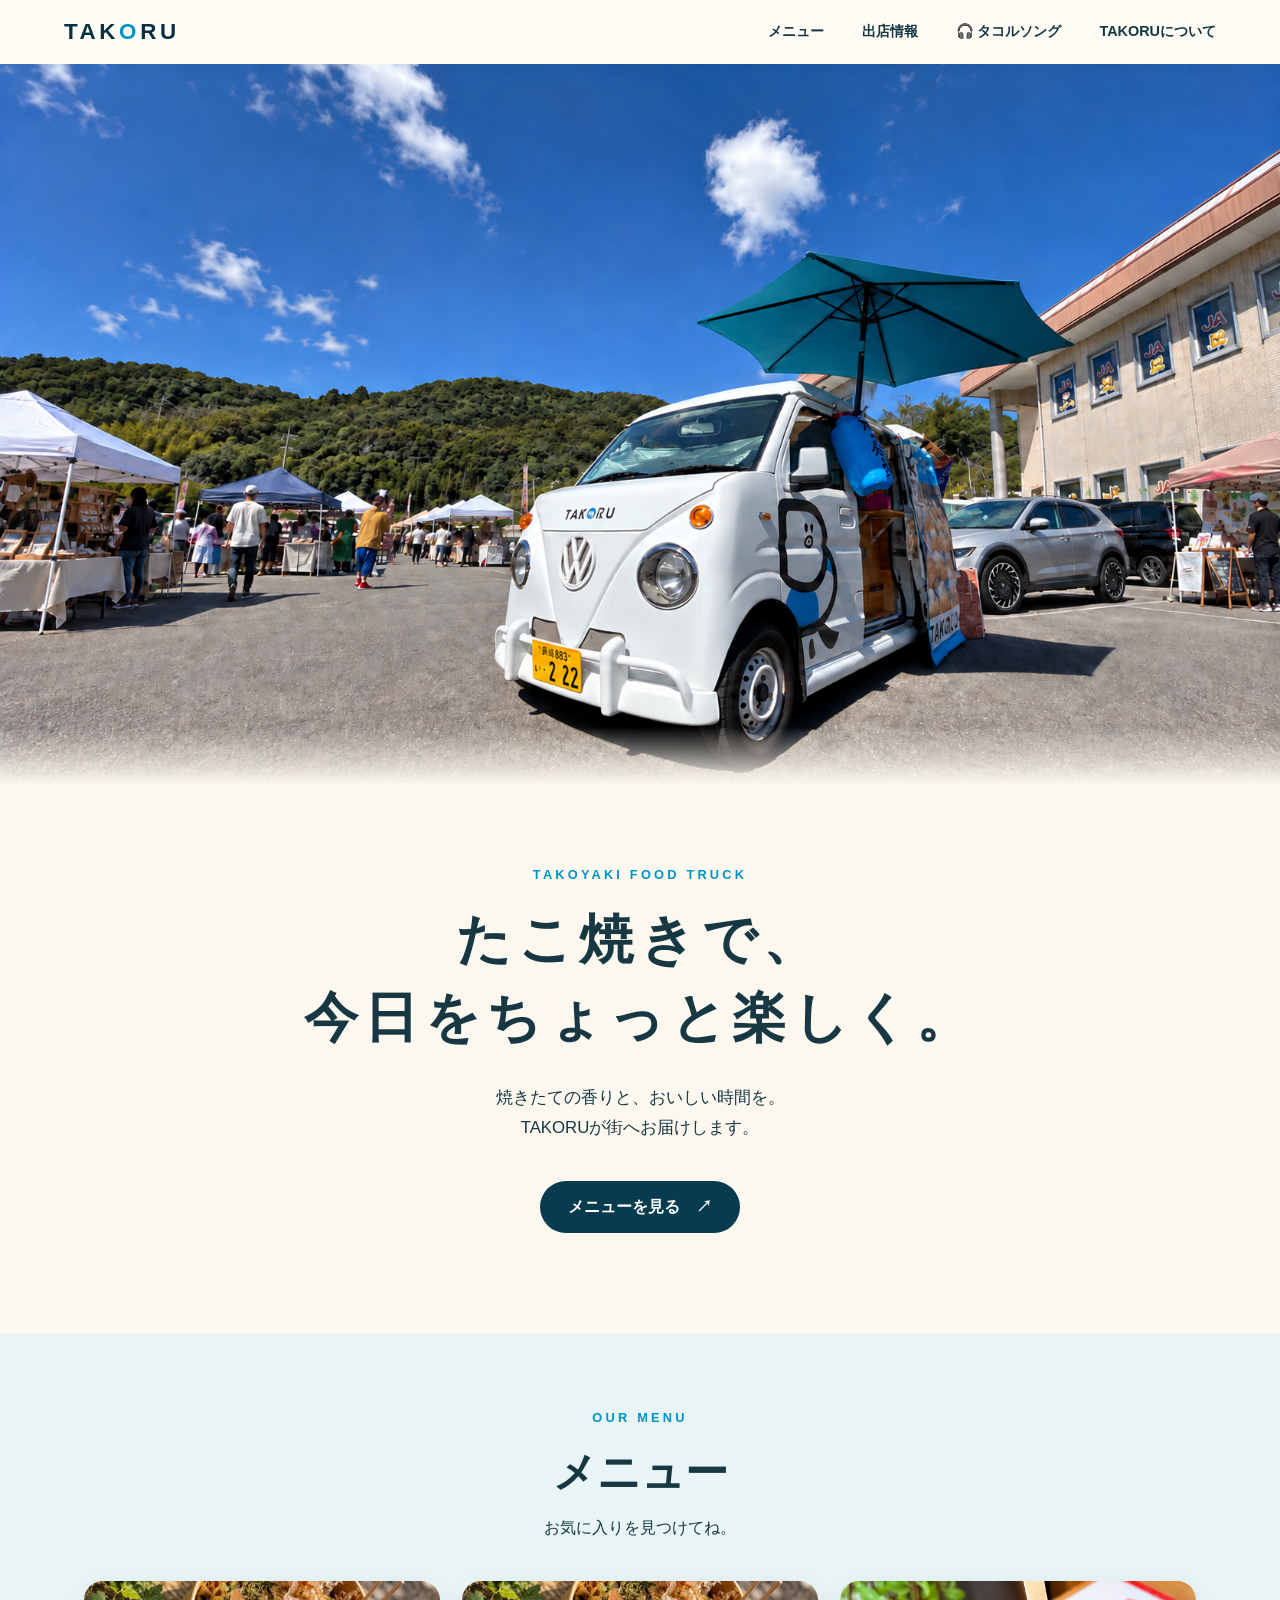
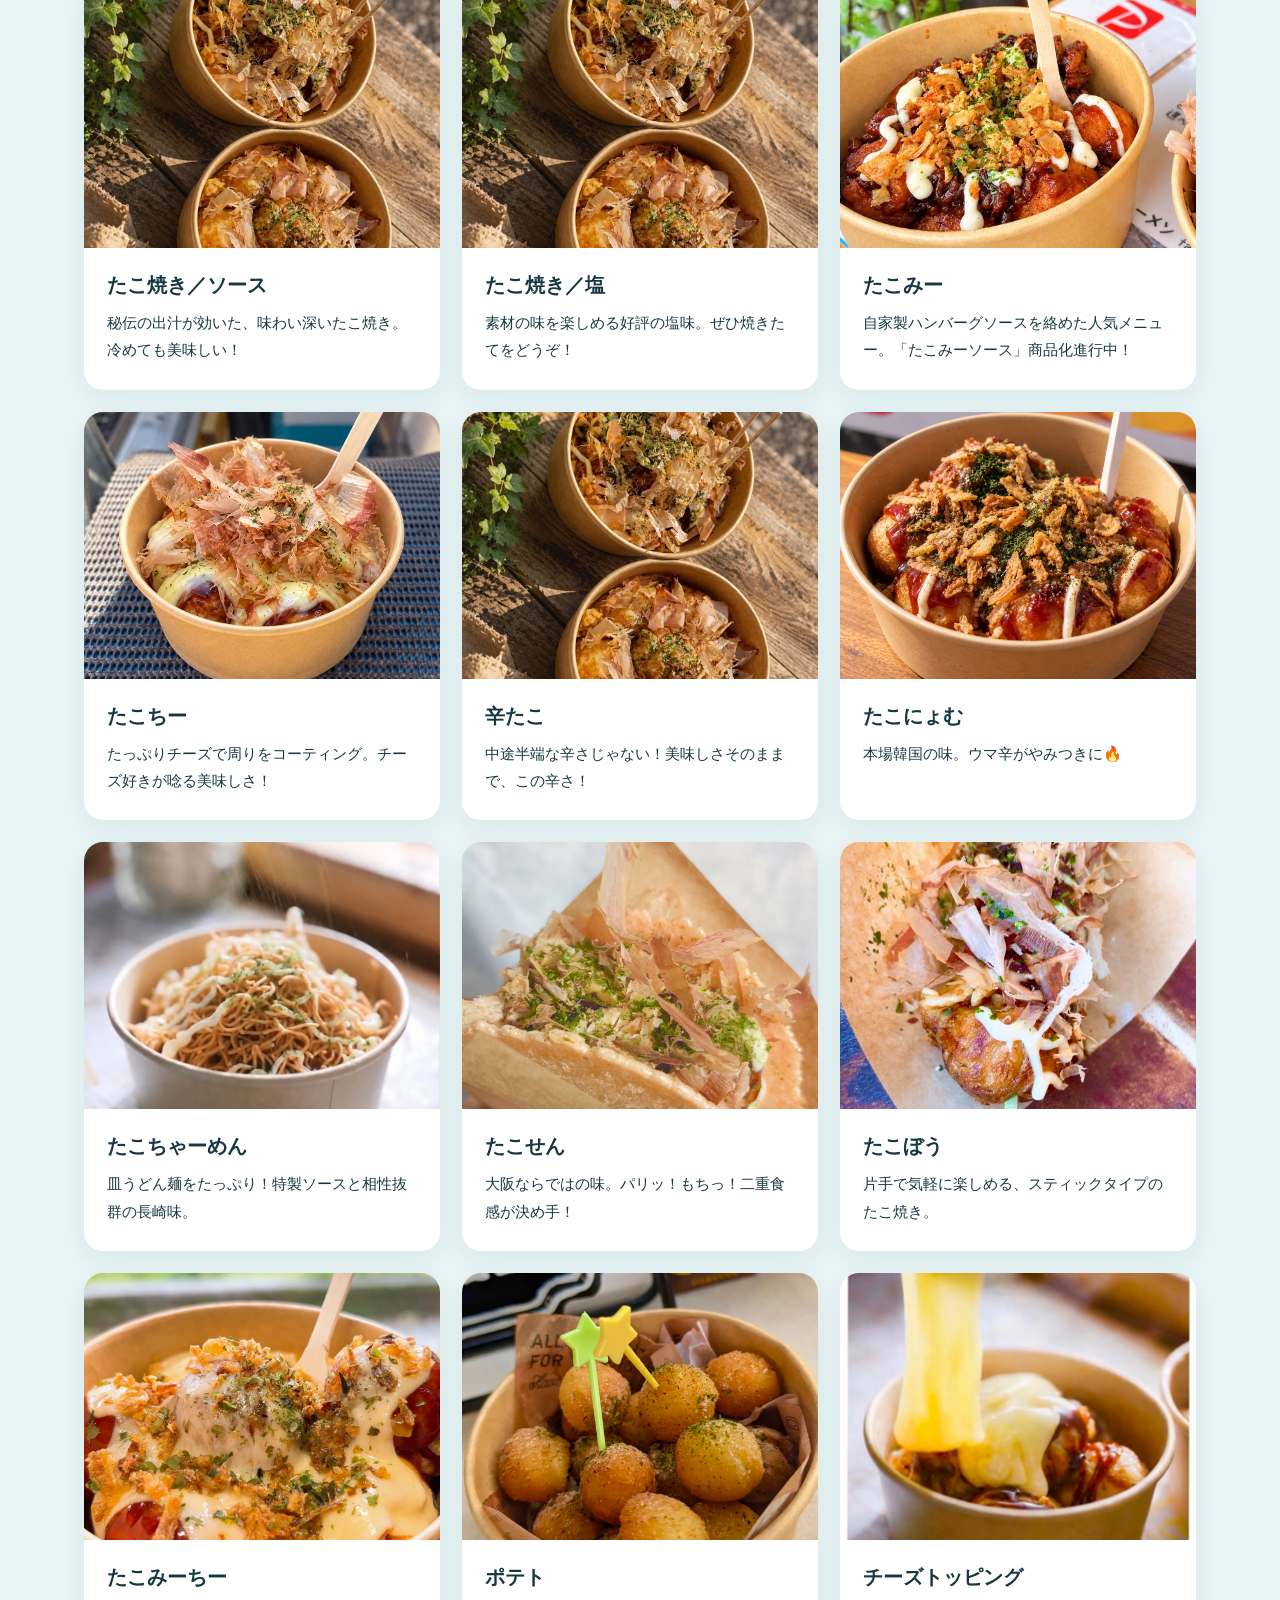
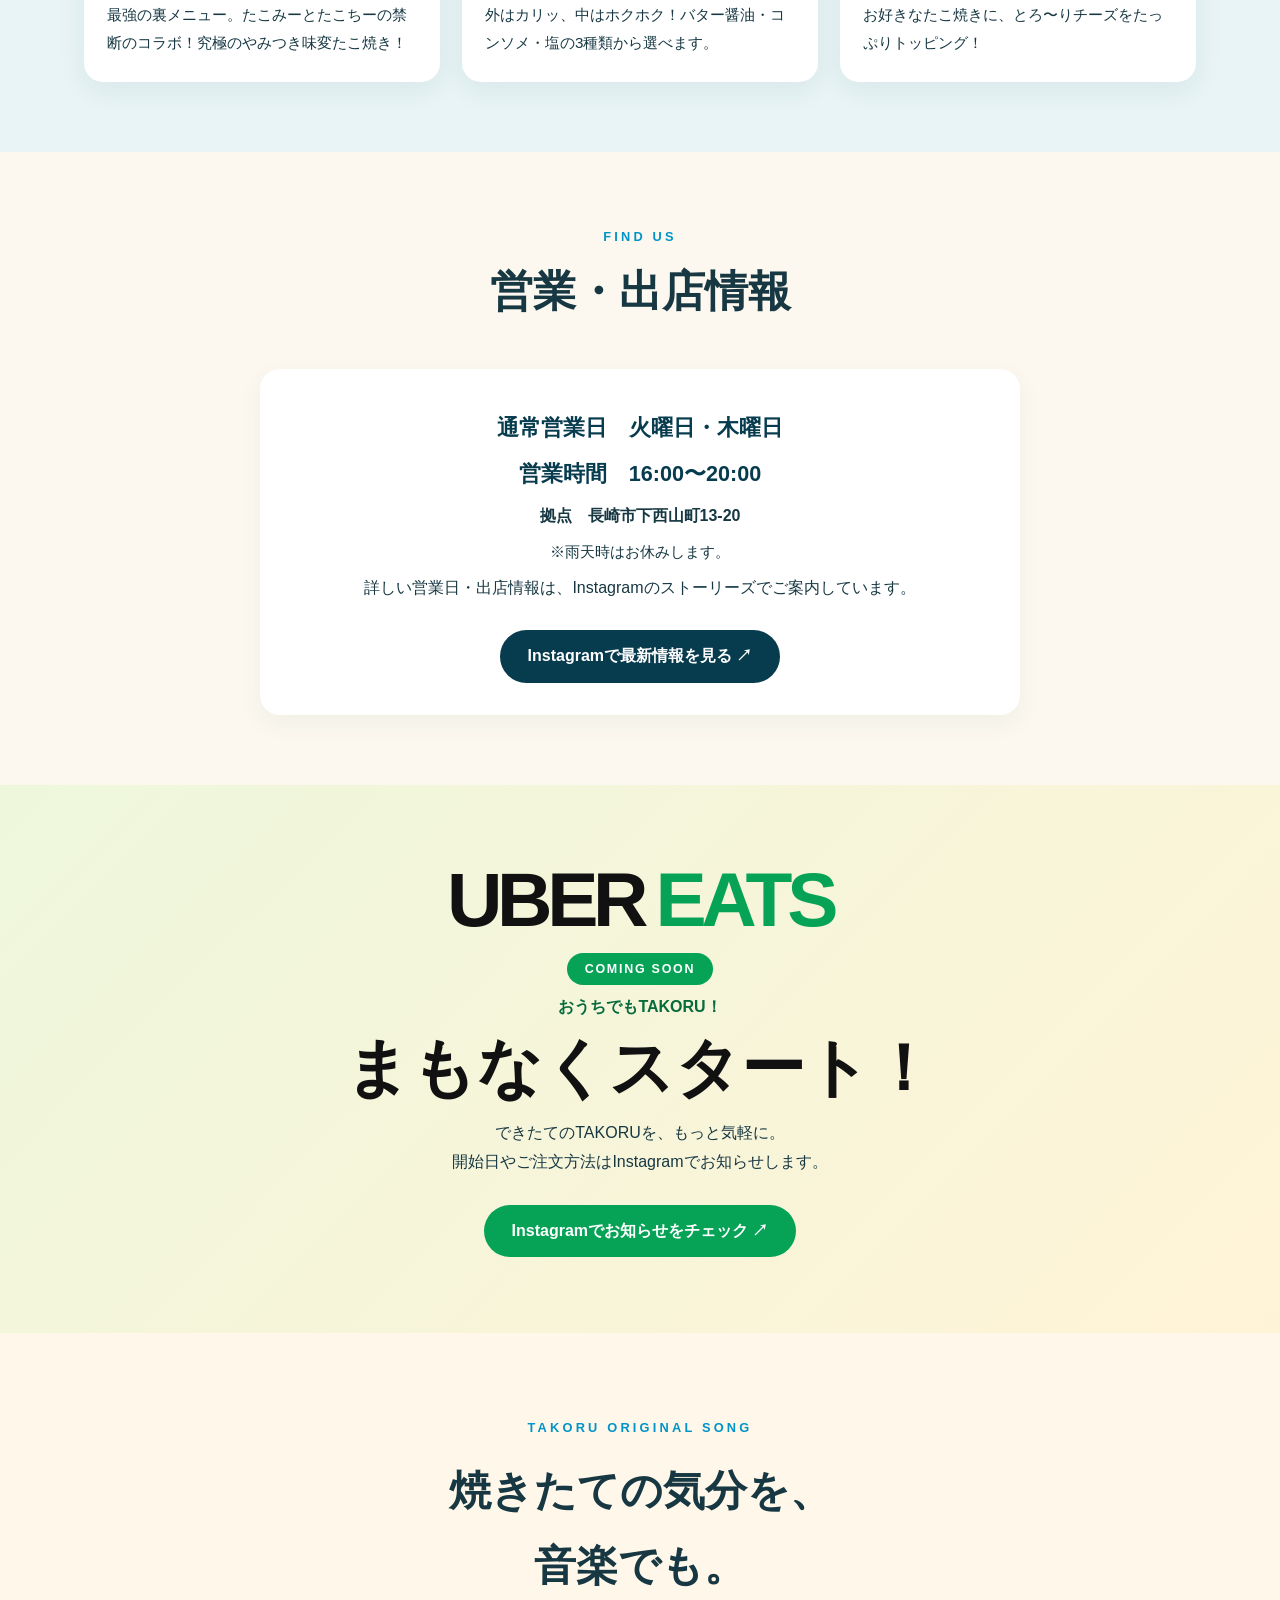
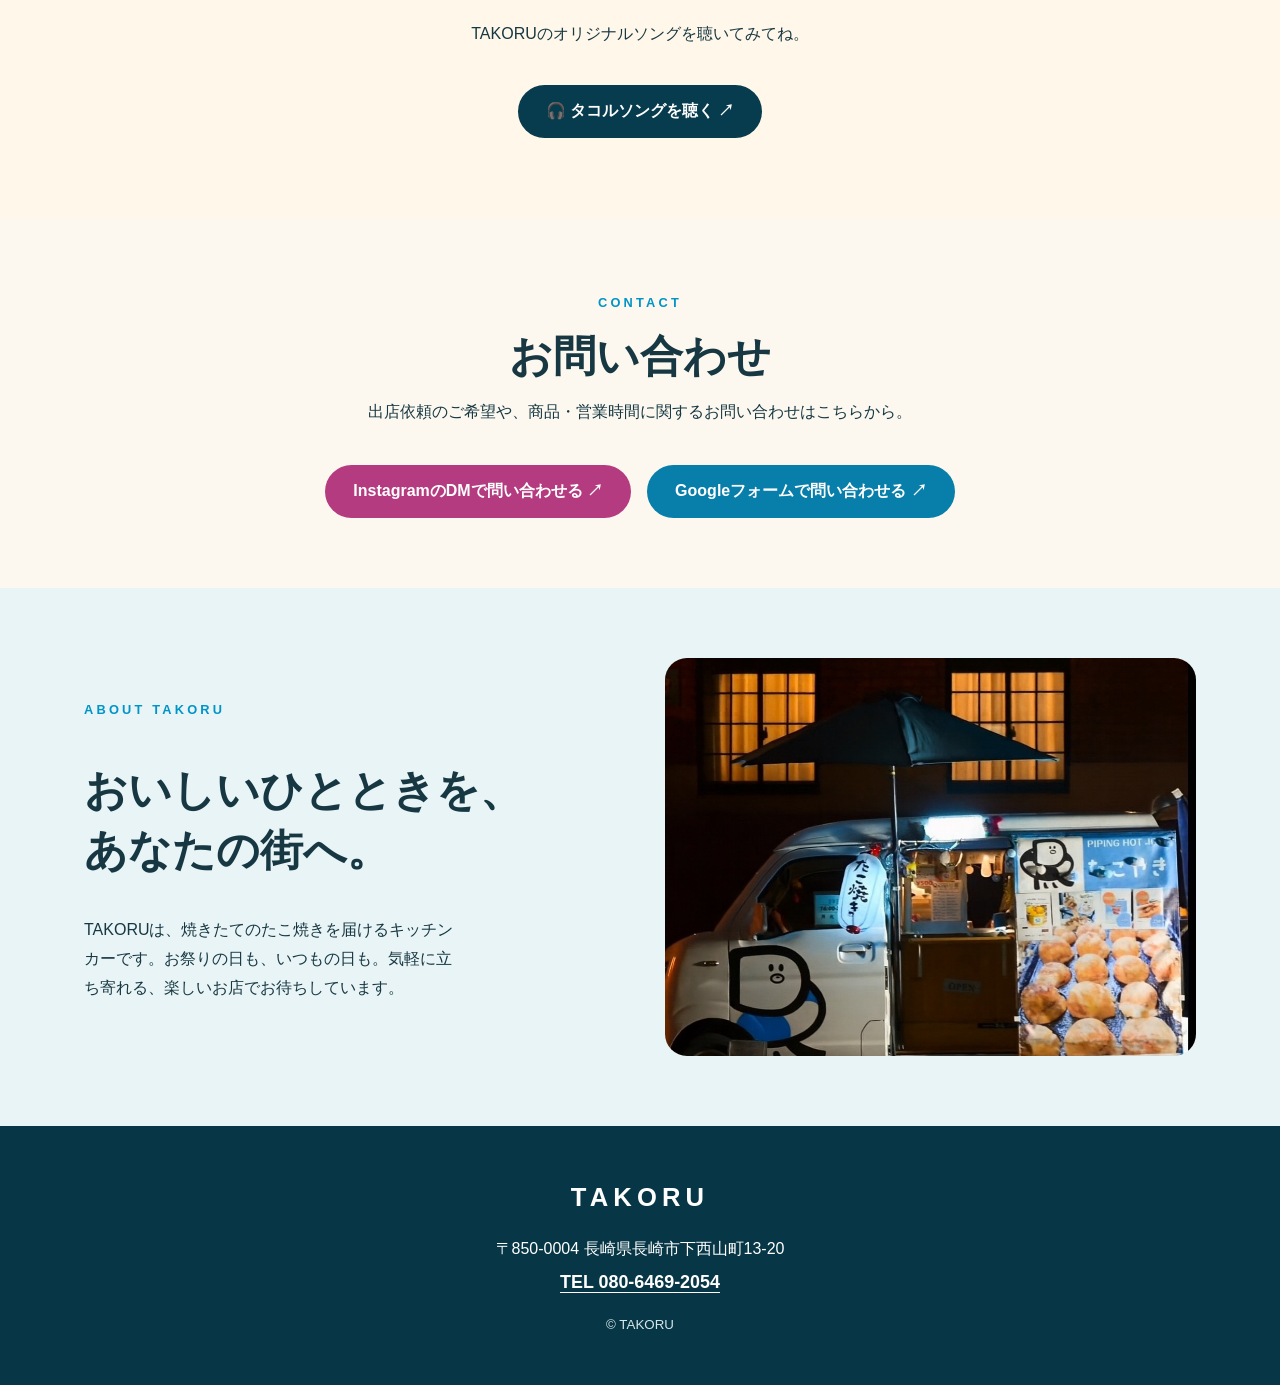
<file: index.html>
<!doctype html>
<html lang="ja">
<head>
<meta charset="utf-8">
<meta name="viewport" content="width=device-width,initial-scale=1">
<meta name="theme-color" content="#092f40">
<meta name="description" content="TAKORU（たこる）は、できたてのたこ焼きを届けるキッチンカー。出店情報やメニューをご紹介します。">
<title>TAKORU｜たこ焼きのキッチンカー</title>
<link rel="stylesheet" href="style.css">
</head>
<body>
<header class="header"><nav class="nav" aria-label="メインメニュー"><a class="brand" href="#top">TAK<span>O</span>RU</a><div class="links"><a href="#menu">メニュー</a><a href="#schedule">出店情報</a><a href="song.html">🎧 タコルソング</a><a href="#about">TAKORUについて</a></div></nav></header>
<main id="top">
<div class="hero"><img src="images/takoru-hero.png" alt="青空の下で営業するTAKORUのキッチンカー" fetchpriority="high"></div>
<section class="intro"><span class="eyebrow">TAKOYAKI FOOD TRUCK</span><h1><span class="intro-line">たこ焼きで、</span><span class="intro-line">今日をちょっと楽しく。</span></h1><p>焼きたての香りと、おいしい時間を。<br>TAKORUが街へお届けします。</p><a class="btn" href="#menu">メニューを見る　↗</a></section>
<div class="menu-wrap" id="menu"><section class="section"><div class="heading"><span class="eyebrow">OUR MENU</span><h2>メニュー</h2><p>お気に入りを見つけてね。</p></div><div class="cards"><article class="card"><img src="images/takoyaki.jpeg" alt="TAKORUのたこ焼きソース" loading="lazy"><div class="card-body"><h3>たこ焼き／ソース</h3><p>秘伝の出汁が効いた、味わい深いたこ焼き。冷めても美味しい！</p></div></article><article class="card"><img src="images/takoyaki.jpeg" alt="TAKORUのたこ焼き塩" loading="lazy"><div class="card-body"><h3>たこ焼き／塩</h3><p>素材の味を楽しめる好評の塩味。ぜひ焼きたてをどうぞ！</p></div></article><article class="card"><img src="images/takomi-corrected.jpeg" alt="TAKORUのたこみー" loading="lazy"><div class="card-body"><h3>たこみー</h3><p>自家製ハンバーグソースを絡めた人気メニュー。「たこみーソース」商品化進行中！</p></div></article><article class="card"><img src="images/takochi.jpeg" alt="TAKORUのたこちー" loading="lazy"><div class="card-body"><h3>たこちー</h3><p>たっぷりチーズで周りをコーティング。チーズ好きが唸る美味しさ！</p></div></article><article class="card"><img src="images/takoyaki.jpeg" alt="TAKORUの辛たこ" loading="lazy"><div class="card-body"><h3>辛たこ</h3><p>中途半端な辛さじゃない！美味しさそのままで、この辛さ！</p></div></article><article class="card"><img src="images/takonyomu-corrected.jpeg" alt="TAKORUのたこにょむ" loading="lazy"><div class="card-body"><h3>たこにょむ</h3><p>本場韓国の味。ウマ辛がやみつきに🔥</p></div></article><article class="card"><img src="images/takocha-men.jpeg" alt="TAKORUのたこちゃーめん" loading="lazy"><div class="card-body"><h3>たこちゃーめん</h3><p>皿うどん麺をたっぷり！特製ソースと相性抜群の長崎味。</p></div></article><article class="card"><img src="images/takosen-new.jpeg" alt="TAKORUのたこせん" loading="lazy"><div class="card-body"><h3>たこせん</h3><p>大阪ならではの味。パリッ！もちっ！二重食感が決め手！</p></div></article><article class="card"><img src="images/takobou.jpeg" alt="TAKORUのたこぼう" loading="lazy"><div class="card-body"><h3>たこぼう</h3><p>片手で気軽に楽しめる、スティックタイプのたこ焼き。</p></div></article><article class="card"><img src="images/takomi-cheese.jpeg" alt="TAKORUのたこみーちー" loading="lazy"><div class="card-body"><h3>たこみーちー</h3><p>最強の裏メニュー。たこみーとたこちーの禁断のコラボ！究極のやみつき味変たこ焼き！</p></div></article><article class="card"><img src="images/potato.jpeg" alt="TAKORUのポテト" loading="lazy"><div class="card-body"><h3>ポテト</h3><p>外はカリッ、中はホクホク！バター醤油・コンソメ・塩の3種類から選べます。</p></div></article><article class="card"><img src="images/cheese-topping.jpeg" alt="TAKORUのチーズトッピング" loading="lazy"><div class="card-body"><h3>チーズトッピング</h3><p>お好きなたこ焼きに、とろ〜りチーズをたっぷりトッピング！</p></div></article></div></section></div>
<section class="section" id="schedule"><div class="heading"><span class="eyebrow">FIND US</span><h2>営業・出店情報</h2></div><div class="notice"><p class="business-hours"><strong>通常営業日　火曜日・木曜日</strong></p><p class="business-hours"><strong>営業時間　16:00〜20:00</strong></p><p><strong>拠点　長崎市下西山町13-20</strong></p><p class="rain-note">※雨天時はお休みします。</p><p>詳しい営業日・出店情報は、Instagramのストーリーズでご案内しています。</p><a class="btn" href="https://www.instagram.com/takoru0808/" target="_blank" rel="noopener noreferrer">Instagramで最新情報を見る ↗</a></div></section>
<section class="uber-notice" aria-label="Uber Eats開始のお知らせ"><div class="uber-inner"><div class="uber-logo" aria-label="Uber Eats"><span>UBER</span><strong>EATS</strong></div><span class="uber-badge">COMING SOON</span><p class="uber-kicker">おうちでもTAKORU！</p><h2>まもなくスタート！</h2><p>できたてのTAKORUを、もっと気軽に。<br>開始日やご注文方法はInstagramでお知らせします。</p><a class="btn uber-btn" href="https://www.instagram.com/takoru0808/" target="_blank" rel="noopener noreferrer">Instagramでお知らせをチェック ↗</a></div></section>
<section class="song-teaser"><span class="eyebrow">TAKORU ORIGINAL SONG</span><h2><span class="song-title-line">焼きたての気分を、</span><span class="song-title-line">音楽でも。</span></h2><p>TAKORUのオリジナルソングを聴いてみてね。</p><a class="btn" href="song.html">🎧 タコルソングを聴く ↗</a></section>
<section class="section" id="contact"><div class="heading"><span class="eyebrow">CONTACT</span><h2>お問い合わせ</h2><p>出店依頼のご希望や、商品・営業時間に関するお問い合わせはこちらから。</p></div><div class="contact-actions"><a class="btn contact-instagram" href="https://www.instagram.com/takoru0808/" target="_blank" rel="noopener noreferrer">InstagramのDMで問い合わせる ↗</a><a class="btn contact-form" href="https://docs.google.com/forms/d/e/1FAIpQLSeX6Ba2i0t8vp-wWm5FXYRX5v80U7Swv0B_5Vem_oXnsid8sQ/viewform" target="_blank" rel="noopener noreferrer">Googleフォームで問い合わせる ↗</a></div></section>
<div class="menu-wrap"><section class="section about" id="about"><div><span class="eyebrow">ABOUT TAKORU</span><h2>おいしいひとときを、<br>あなたの街へ。</h2><p>TAKORUは、焼きたてのたこ焼きを届けるキッチンカーです。お祭りの日も、いつもの日も。気軽に立ち寄れる、楽しいお店でお待ちしています。</p></div><img src="images/takoru-shimonishiyama.jpeg" alt="TAKORUのキッチンカー" loading="lazy"></section></div>
</main><footer class="footer"><strong>TAKORU</strong><div class="footer-info"><span>〒850-0004 長崎県長崎市下西山町13-20</span><a href="tel:08064692054">TEL 080-6469-2054</a></div><small>© TAKORU</small></footer>
</body></html>
</file>
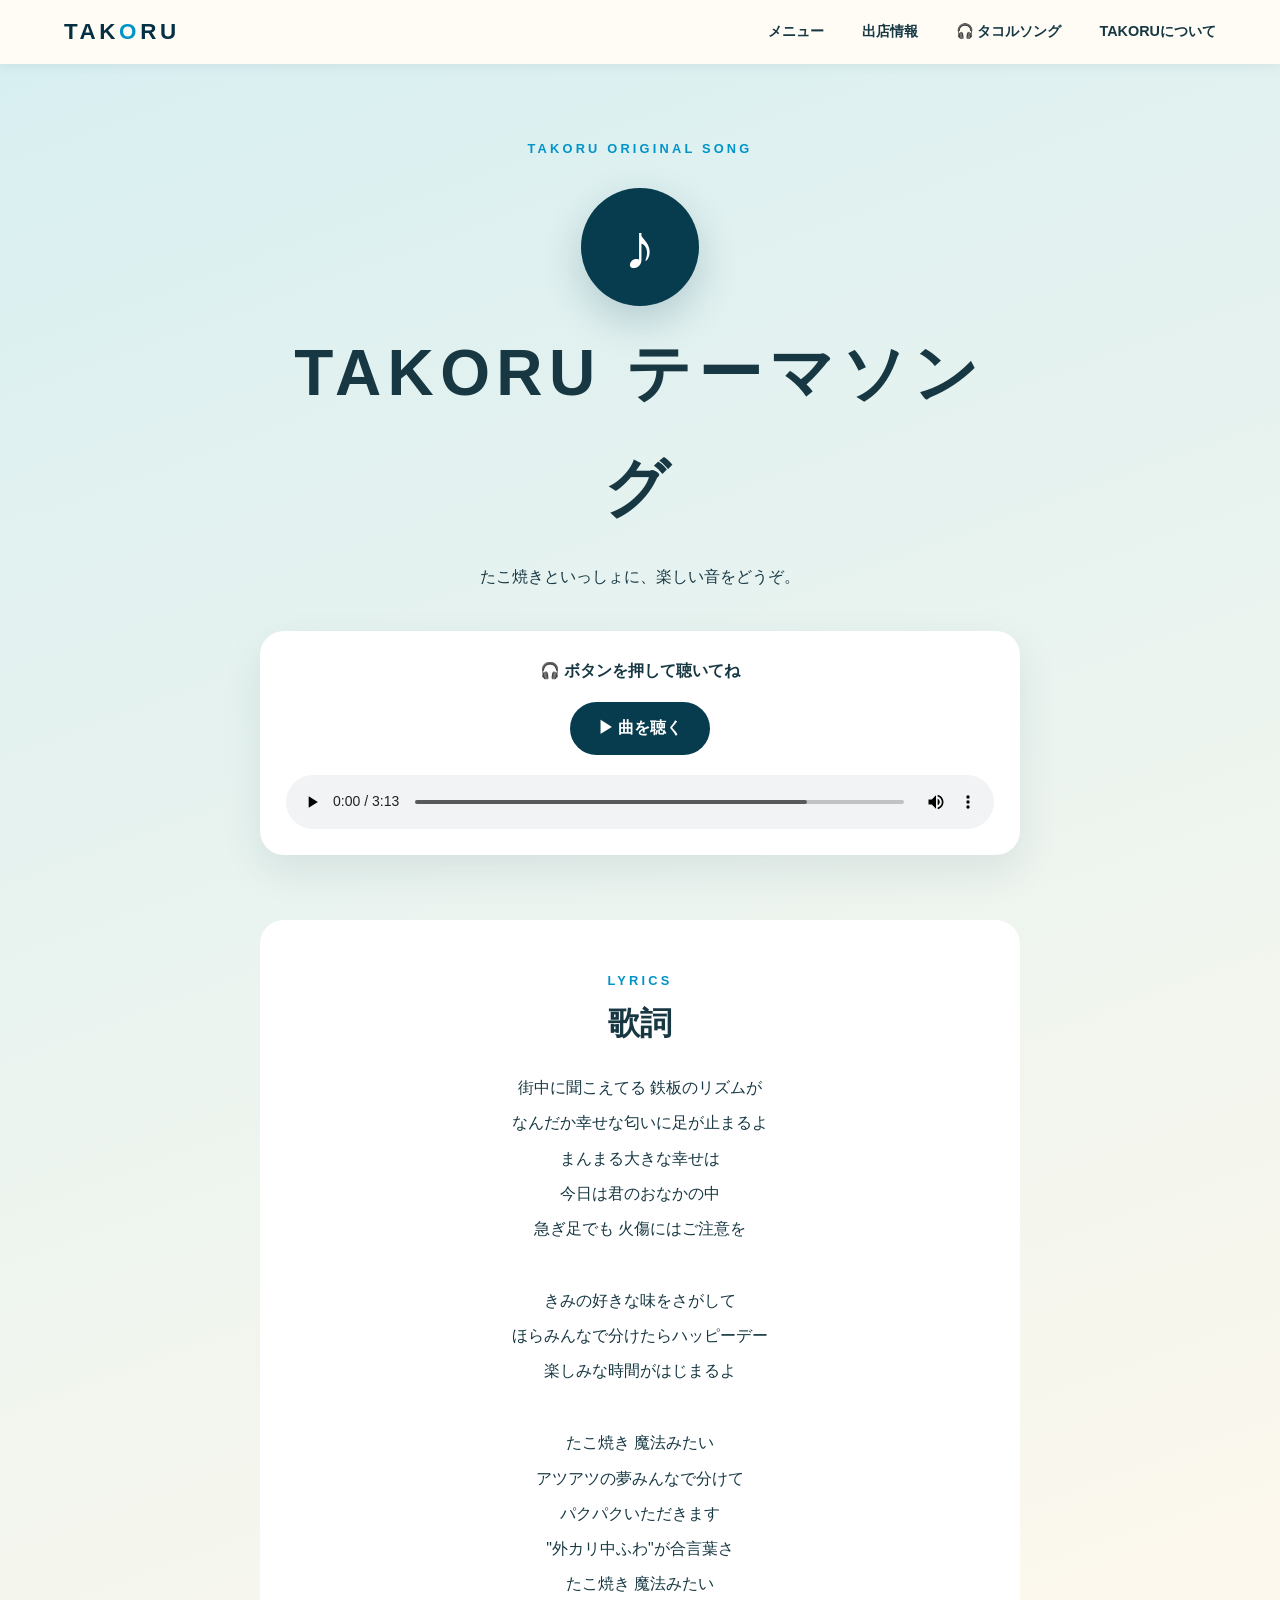
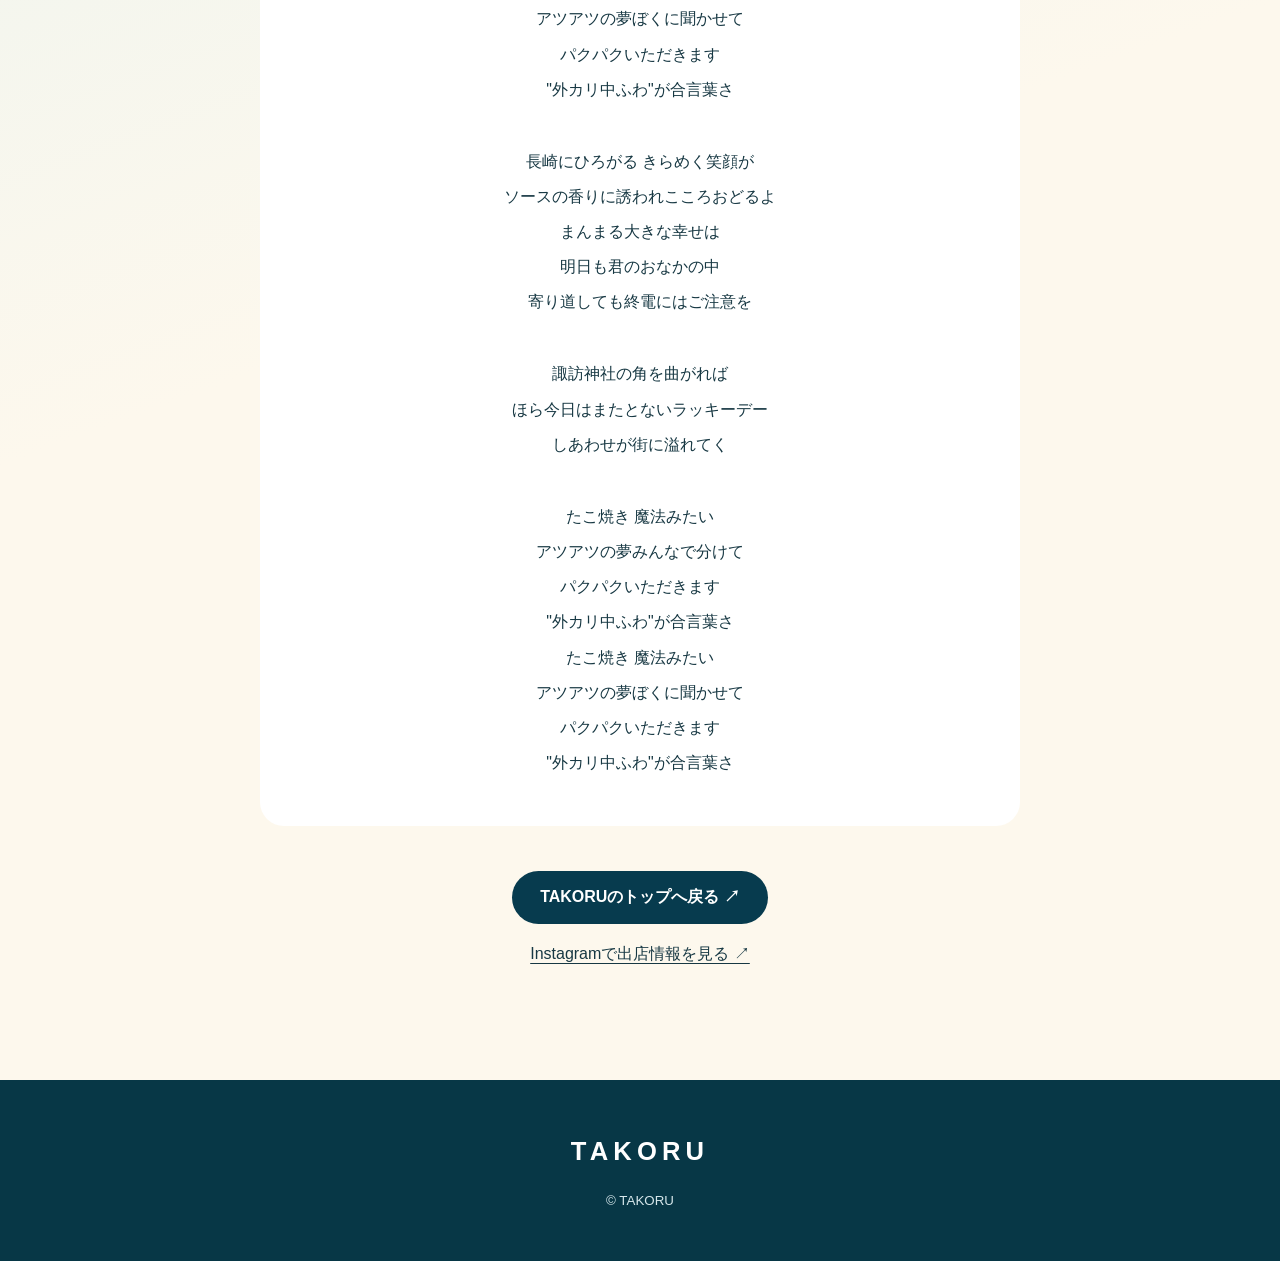
<file: song.html>
<!doctype html>
<html lang="ja">
<head>
<meta charset="utf-8">
<meta name="viewport" content="width=device-width,initial-scale=1">
<meta name="theme-color" content="#092f40">
<meta name="description" content="TAKORUのオリジナルソング。音楽を聴きながらTAKORUの世界を楽しもう。">
<title>タコルソング｜TAKORU</title>
<link rel="stylesheet" href="style.css">
</head>
<body>
<header class="header"><nav class="nav" aria-label="メインメニュー"><a class="brand" href="index.html">TAK<span>O</span>RU</a><div class="links"><a href="index.html#menu">メニュー</a><a href="index.html#schedule">出店情報</a><a href="song.html" aria-current="page">🎧 タコルソング</a><a href="index.html#about">TAKORUについて</a></div></nav></header>
<main class="song-main">
<section class="song-hero"><span class="eyebrow">TAKORU ORIGINAL SONG</span><div class="song-icon" aria-hidden="true">♪</div><h1>TAKORU テーマソング</h1><p>たこ焼きといっしょに、楽しい音をどうぞ。</p><div class="song-player"><p id="play-status" aria-live="polite">🎧 ページを開くと再生を試みます</p><button class="song-play-button" id="play-button" type="button">▶ 曲を聴く</button><audio id="takoru-audio" controls autoplay preload="auto" src="audio/takoru-song.mp3">お使いのブラウザでは音楽を再生できません。</audio></div></section>
<section class="song-lyrics" aria-labelledby="lyrics-title"><span class="eyebrow">LYRICS</span><h2 id="lyrics-title">歌詞</h2><div class="lyrics-text"><p>街中に聞こえてる 鉄板のリズムが<br>なんだか幸せな匂いに足が止まるよ<br>まんまる大きな幸せは<br>今日は君のおなかの中<br>急ぎ足でも 火傷にはご注意を</p><p>きみの好きな味をさがして<br>ほらみんなで分けたらハッピーデー<br>楽しみな時間がはじまるよ</p><p>たこ焼き 魔法みたい<br>アツアツの夢みんなで分けて<br>パクパクいただきます<br>"外カリ中ふわ"が合言葉さ<br>たこ焼き 魔法みたい<br>アツアツの夢ぼくに聞かせて<br>パクパクいただきます<br>"外カリ中ふわ"が合言葉さ</p><p>長崎にひろがる きらめく笑顔が<br>ソースの香りに誘われこころおどるよ<br>まんまる大きな幸せは<br>明日も君のおなかの中<br>寄り道しても終電にはご注意を</p><p>諏訪神社の角を曲がれば<br>ほら今日はまたとないラッキーデー<br>しあわせが街に溢れてく</p><p>たこ焼き 魔法みたい<br>アツアツの夢みんなで分けて<br>パクパクいただきます<br>"外カリ中ふわ"が合言葉さ<br>たこ焼き 魔法みたい<br>アツアツの夢ぼくに聞かせて<br>パクパクいただきます<br>"外カリ中ふわ"が合言葉さ</p></div></section>
<div class="song-return"><a class="btn" href="index.html">TAKORUのトップへ戻る ↗</a><p><a href="https://www.instagram.com/takoru0808/" target="_blank" rel="noopener noreferrer">Instagramで出店情報を見る ↗</a></p></div>
</main><footer class="footer"><strong>TAKORU</strong><small>© TAKORU</small></footer>
<script>
const song = document.getElementById('takoru-audio');
const playButton = document.getElementById('play-button');
const playStatus = document.getElementById('play-status');
function updatePlayback() {
  playButton.textContent = song.paused ? '▶ 曲を聴く' : 'Ⅱ 一時停止';
  playStatus.textContent = song.paused ? '🎧 ボタンを押して聴いてね' : '♪ TAKORU テーマソングを再生中';
}
playButton.addEventListener('click', async () => {
  if (song.paused) { try { await song.play(); } catch { playStatus.textContent = '再生できませんでした。下の再生バーからお試しください。'; } }
  else song.pause();
  updatePlayback();
});
song.addEventListener('play', updatePlayback);
song.addEventListener('pause', updatePlayback);
song.play().catch(updatePlayback);
</script>
</body></html>
</file>
<file: style.css>
:root{--ink:#173843;--blue:#0094c8;--cream:#fcf8ef;--gold:#edbd5a}*{box-sizing:border-box}html{scroll-behavior:smooth}body{margin:0;color:var(--ink);background:var(--cream);font-family:'Hiragino Kaku Gothic ProN','Yu Gothic',Meiryo,sans-serif;line-height:1.8}a{color:inherit;text-decoration:none}img{display:block;max-width:100%}.header{position:sticky;top:0;z-index:10;background:rgba(255,252,246,.96);backdrop-filter:blur(12px);box-shadow:0 1px 12px #16374314}.nav{max-width:1200px;margin:auto;padding:12px 24px;display:flex;align-items:center;justify-content:space-between;gap:18px}.brand{font-weight:900;font-size:1.4rem;letter-spacing:.16em;color:#052f42}.brand span{color:var(--blue)}.links{display:flex;gap:clamp(12px,3vw,38px);align-items:center;font-weight:700;font-size:.9rem}.links a:hover{color:var(--blue)}.hero{position:relative;background:#d9eef4}.hero img{width:100%;height:auto;max-height:780px;object-fit:cover}.hero::after{content:"";position:absolute;inset:auto 0 0;height:8%;background:linear-gradient(transparent,var(--cream));pointer-events:none}.intro{max-width:1050px;margin:0 auto;padding:75px 24px 100px;text-align:center}.eyebrow{color:var(--blue);font-weight:900;letter-spacing:.25em;font-size:.8rem}.intro h1{font-size:clamp(2rem,5vw,3.4rem);letter-spacing:.12em;line-height:1.45;margin:12px 0 25px}.intro-line{display:block;white-space:nowrap}.intro p{font-size:1.05rem}.btn{display:inline-flex;align-items:center;justify-content:center;background:#073b4e;color:#fff;border-radius:50px;padding:12px 28px;font-weight:700;margin-top:20px;transition:transform .2s,background .2s}.btn:hover{transform:translateY(-3px);background:#087eaa}.section{max-width:1160px;margin:auto;padding:70px 24px}.heading{text-align:center;margin-bottom:38px}.heading h2{font-size:clamp(1.9rem,4vw,2.7rem);margin:2px 0}.heading p{margin:0}.menu-wrap{background:#e8f4f5}.cards{display:grid;grid-template-columns:repeat(3,minmax(0,1fr));gap:22px}.card{background:white;border-radius:19px;overflow:hidden;box-shadow:0 8px 28px #18435112}.card img{width:100%;aspect-ratio:4/3;object-fit:cover}.card-body{padding:20px 23px 26px}.card h3{font-size:1.22rem;margin:0 0 6px}.card p{margin:0;font-size:.95rem}.notice{max-width:760px;margin:0 auto;background:#fff;border-radius:20px;padding:32px;text-align:center;box-shadow:0 8px 26px #1843510e}.notice p{margin:8px 0}.business-hours{font-size:1.35rem;color:#073b4e}.rain-note{font-size:.92rem}.uber-notice{padding:76px 20px;background:linear-gradient(135deg,#eef7dc,#fff3d7);text-align:center}.uber-inner{max-width:780px;margin:auto}.uber-badge{display:inline-block;background:#06a357;color:#fff;border-radius:30px;padding:5px 18px;font-size:.78rem;font-weight:900;letter-spacing:.14em}.uber-kicker{margin:18px 0 0;font-weight:800;color:#066c3d}.uber-notice h2{margin:4px 0 12px;font-size:clamp(2.2rem,6vw,4rem);line-height:1.2;color:#111}.uber-notice p{margin:8px 0}.uber-btn{background:#06a357}.uber-btn:hover{background:#058548}.contact-actions{display:flex;justify-content:center;align-items:center;gap:16px;flex-wrap:wrap}.contact-actions .btn{margin-top:0}.contact-instagram{background:#b53b80}.contact-instagram:hover{background:#922d67}.contact-form{background:#087eaa}.about{display:grid;grid-template-columns:1fr 1fr;gap:50px;align-items:center}.about img{width:100%;aspect-ratio:4/3;object-fit:cover;border-radius:22px}.about h2{font-size:clamp(1.9rem,4vw,2.7rem);line-height:1.4}.about p{max-width:43ch}.footer{background:#073746;color:#fff;text-align:center;padding:48px 20px}.footer strong{display:block;font-size:1.6rem;letter-spacing:.2em}.footer small{display:block;margin-top:15px;color:#d6e7eb}@media(max-width:700px){.nav{flex-direction:column;padding:9px 12px;gap:4px}.brand{font-size:1.15rem}.links{width:100%;justify-content:center;gap:16px;font-size:.77rem;white-space:nowrap}.intro{padding:52px 22px 70px}.intro h1{font-size:clamp(1.65rem,7.5vw,2rem);letter-spacing:.04em}.section{padding:55px 18px}.cards{grid-template-columns:1fr}.uber-notice{padding:58px 18px}.uber-notice h2{font-size:clamp(2rem,11vw,3rem)}.contact-actions{flex-direction:column}.contact-actions .btn{width:100%;max-width:350px;padding-left:16px;padding-right:16px}.about{grid-template-columns:1fr;gap:18px}.about img{order:-1}.notice{padding:25px 17px}.hero img{min-height:260px;object-fit:cover;object-position:center}}

.card-placeholder{width:100%;aspect-ratio:4/3;display:grid;place-items:center;background:linear-gradient(135deg,#d7f0f0,#f6e5be);color:#08799b}.card-placeholder span{font-weight:900;letter-spacing:.3em;font-size:clamp(1.5rem,3vw,2.5rem)}
.song-teaser{text-align:center;padding:80px 20px;background:#fff7e9}.song-teaser h2{font-size:clamp(1.7rem,4vw,2.6rem);margin:12px 0}.song-title-line{display:block;white-space:nowrap}.song-main{background:linear-gradient(160deg,#d8eff1,#fdf8ed 65%);text-align:center;padding:70px 20px 95px}.song-hero,.song-lyrics{max-width:760px;margin:auto}.song-icon{display:grid;place-items:center;margin:25px auto 10px;width:118px;height:118px;border-radius:50%;background:#073b4e;color:#fff;font-size:4rem;box-shadow:0 15px 40px #073b4e33}.song-hero h1{font-size:clamp(2.4rem,7vw,4rem);margin:0;letter-spacing:.1em}.song-player{background:white;padding:26px;border-radius:24px;box-shadow:0 15px 40px #18435118;margin:40px auto 65px}.song-player p{margin:0 0 16px;font-weight:700}.song-player audio{width:100%;display:block}.song-lyrics{padding:46px 22px;background:#fff;border-radius:24px}.song-lyrics h2{font-size:2rem;margin:0 0 18px}.song-lyrics p{line-height:2.2}.song-return{margin-top:25px}.song-return p a{text-decoration:underline;text-underline-offset:4px}@media(max-width:700px){.links{flex-wrap:wrap;white-space:normal;gap:5px 12px}.song-teaser h2{font-size:clamp(1.55rem,7vw,1.9rem)}.song-main{padding:48px 15px 70px}.song-player{padding:20px 15px}}
.song-play-button{display:block;margin:0 auto 20px;background:#073b4e;color:white;border:0;border-radius:50px;padding:12px 28px;font:inherit;font-weight:700;cursor:pointer}.song-play-button:hover{background:#087eaa}.song-play-button:focus-visible{outline:3px solid #edbd5a;outline-offset:3px}.lyrics-text p{margin:0 0 2.3em;line-height:2.2}.lyrics-text p:last-child{margin-bottom:0}
.hero-menu{background:#102b33;text-align:center}.hero-menu img{width:auto;max-width:100%;max-height:min(78vh,780px);margin:auto;object-fit:contain}.hero-menu::after{display:none}@media(max-width:700px){.hero-menu img{min-height:0;max-height:none;width:100%;height:auto;object-fit:contain}}
.footer-info{display:flex;flex-direction:column;gap:2px;margin-top:15px}.footer-info a{font-size:1.12rem;font-weight:800;text-decoration:underline;text-underline-offset:4px}
.uber-logo{display:flex;justify-content:center;align-items:baseline;gap:.16em;margin:0 auto 15px;font-family:Arial,Helvetica,sans-serif;font-size:clamp(2.5rem,7vw,4.8rem);font-weight:900;line-height:1;letter-spacing:-.07em;color:#111}.uber-logo strong{color:#06a357}
</file>
